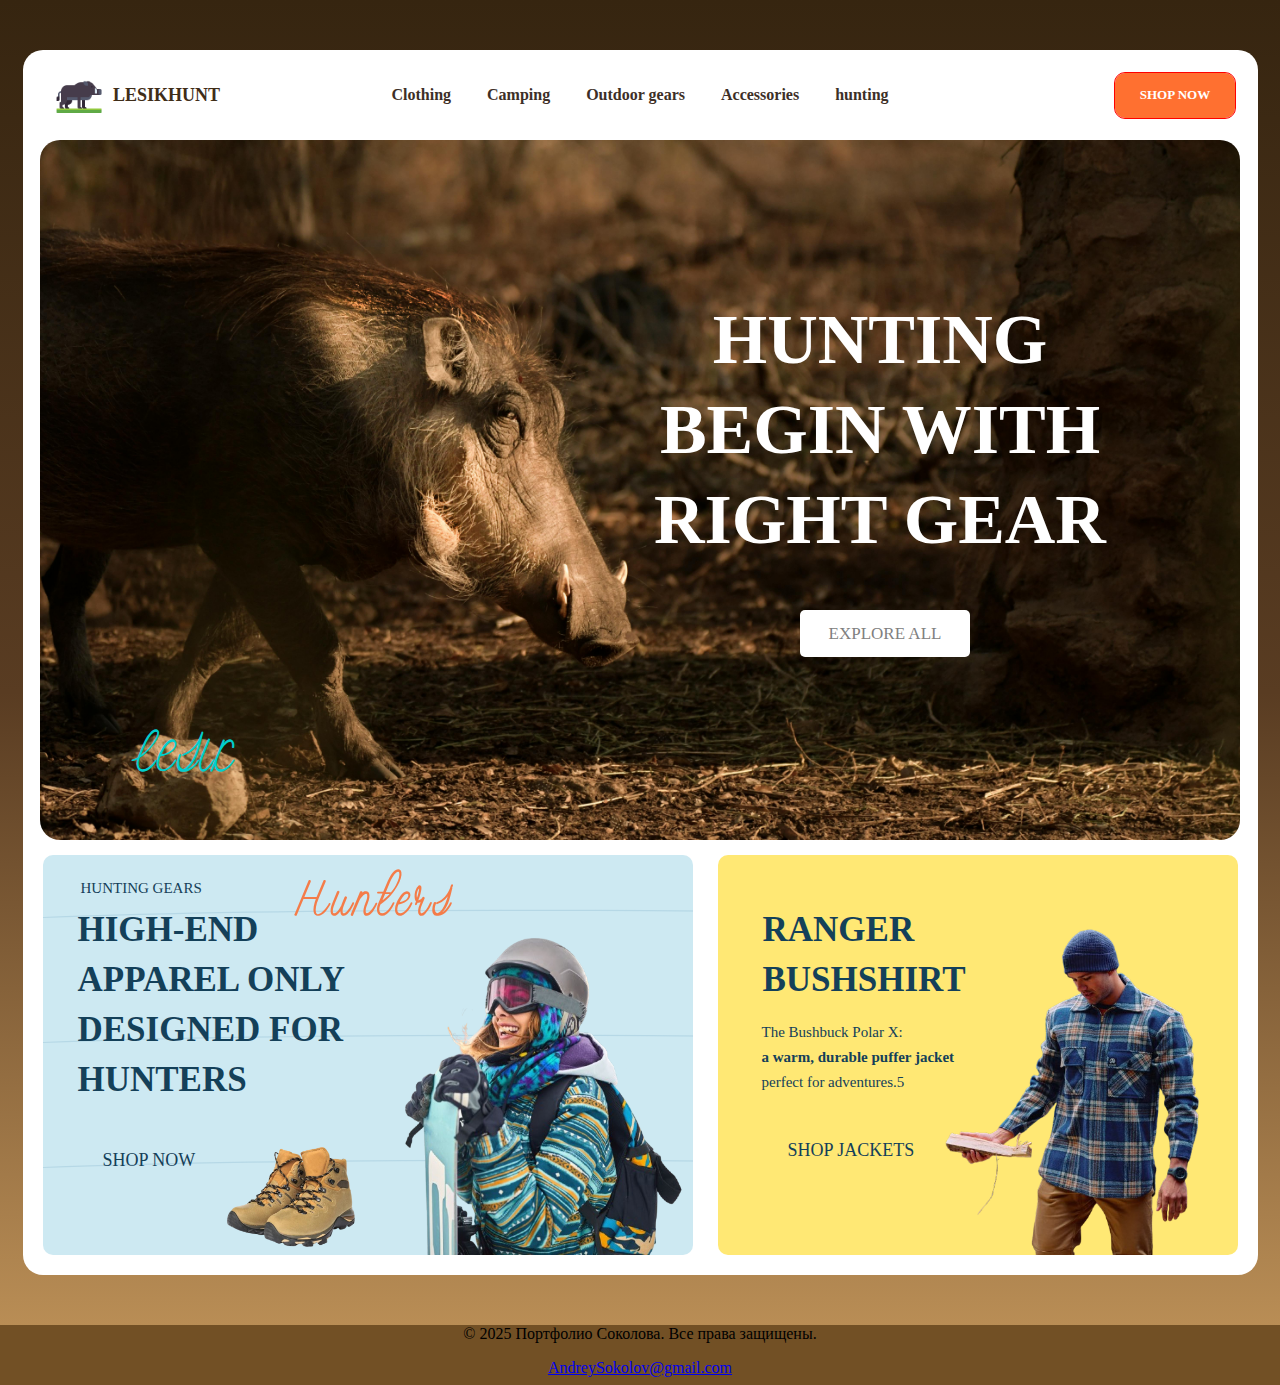
<file: index.html>
<!doctype html>
<html>
<head>
<meta charset="UTF-8">
<link href="CSS/shop.css" type="text/css" rel="stylesheet"/>
<title> LESIKHUNT</title>
</head>
<body>
<div id="wrapper">
<div id="btop">
	<div id="buttonup" > 
	<p class="bold"><a href="#" target="_blank">shop now</a></p>
	</div>

<img id="icon" src="image/icon.png" alt="kaban"/>
<p id="leshunt">LesikHUnt</p>
<div id="linkup">
	<p><a href="#">Clothing</a></p>
	<p><a href="#">Camping</a></p>
	<p><a href="#">Outdoor gears</a></p>
	<p><a href="#">Accessories</a></p>
	<p><a href="#">hunting</a></p>
</div>
</div>
<div id="animals">
<p id="hunt"> hunting</p>
 <p>begin with</p> 
 <p>right gear</p>
 <p id="Les">Lesik</p>
 <div id="button">
 <p>explore all</p> 
 </div>
</div>
<div id="rpep">
	<div id="tpp">
	<img src="image/man.png" alt="man" id="man"/>
			<p>ranger</p> 
			<p>bushshirt</p>
				<div id="ops">
					<p>The Bushbuck Polar X:</p>
					<p class="bold">a warm, durable puffer jacket</p>
					<p>perfect for adventures.5</p>
				</div>
			<p id="jacket"><a target="_blank" href="#">shop jackets</a></p>
	</div>

</div>
<div id="lpep">
<img src="image/boots.png" id="boots" alt="boots"/>
<img src="image/women.png" id="women" alt="women" width="300" height="350"/>

<p id="H">Hunters</p>
		<div id="tlp">
			<p> HIGH-END </p>
			<p>APPAREL ONLY</p>
			<p>DESIGNED FOR</p>
			<p>HUNTERS</p>
			<p id="buy"><a target="_blank" href="#">shop now</a></p>
			<p id="leftup">hunting gears</p>
		</div>
</div>
</div>
<footer>
<p>&copy; 2025 Портфолио Соколова. Все права защищены.</p>
<p><a href="mailto:AndreySokolov@gmail.com" title="Delivery">AndreySokolov@gmail.com</a></p>
</footer>
</body>

</html>
</file>
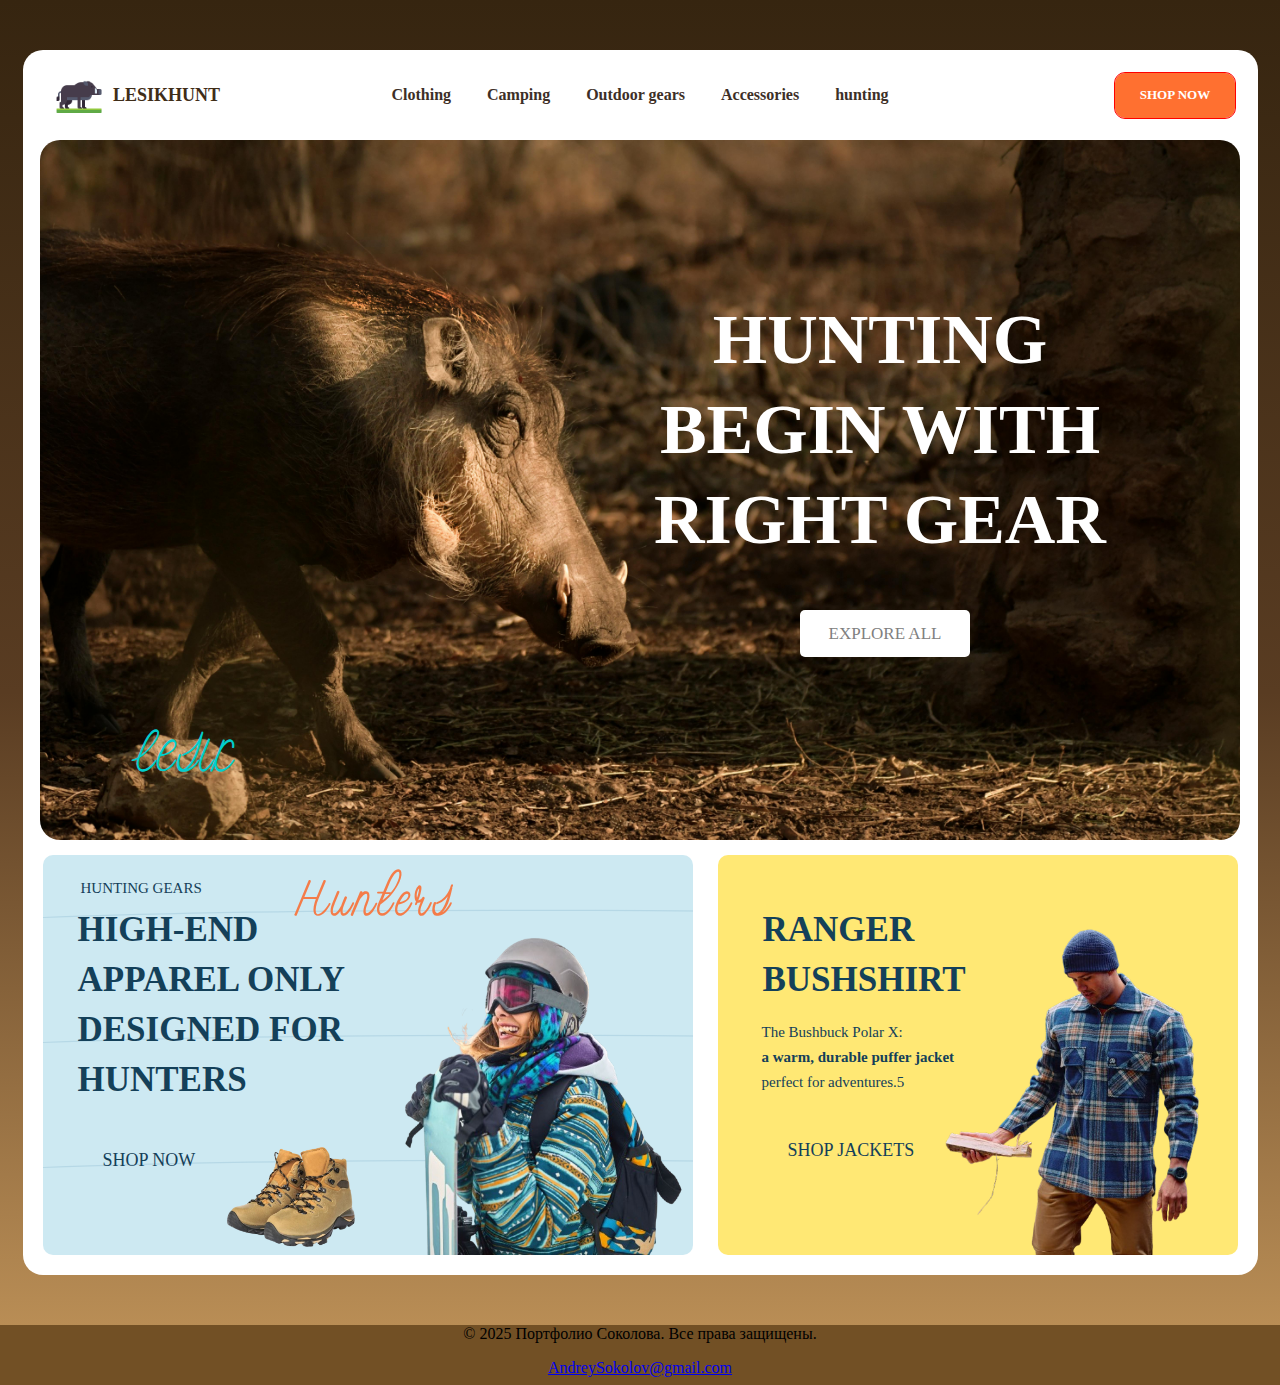
<file: shop.html>
<!doctype html>
<html>
<head>
<meta charset="UTF-8">
<link href="CSS/shop.css" type="text/css" rel="stylesheet"/>
<title> LESIKHUNT</title>
</head>
<body>
<div id="wrapper">
<div id="btop">
	<div id="buttonup" > 
	<p class="bold"><a href="#" target="_blank">shop now</a></p>
	</div>

<img id="icon" src="image/icon.png" alt="kaban"/>
<p id="leshunt">LesikHUnt</p>
<div id="linkup">
	<p><a href="#">Clothing</a></p>
	<p><a href="#">Camping</a></p>
	<p><a href="#">Outdoor gears</a></p>
	<p><a href="#">Accessories</a></p>
	<p><a href="#">hunting</a></p>
</div>
</div>
<div id="animals">
<p id="hunt"> hunting</p>
 <p>begin with</p> 
 <p>right gear</p>
 <p id="Les">Lesik</p>
 <div id="button">
 <p>explore all</p> 
 </div>
</div>
<div id="rpep">
	<div id="tpp">
	<img src="image/man.png" alt="man" id="man"/>
			<p>ranger</p> 
			<p>bushshirt</p>
				<div id="ops">
					<p>The Bushbuck Polar X:</p>
					<p class="bold">a warm, durable puffer jacket</p>
					<p>perfect for adventures.5</p>
				</div>
			<p id="jacket"><a target="_blank" href="#">shop jackets</a></p>
	</div>

</div>
<div id="lpep">
<img src="image/boots.png" id="boots" alt="boots"/>
<img src="image/women.png" id="women" alt="women" width="300" height="350"/>

<p id="H">Hunters</p>
		<div id="tlp">
			<p> HIGH-END </p>
			<p>APPAREL ONLY</p>
			<p>DESIGNED FOR</p>
			<p>HUNTERS</p>
			<p id="buy"><a target="_blank" href="#">shop now</a></p>
			<p id="leftup">hunting gears</p>
		</div>
</div>
</div>
<footer>
<p>&copy; 2025 Портфолио Соколова. Все права защищены.</p>
<p><a href="mailto:AndreySokolov@gmail.com" title="Delivery">AndreySokolov@gmail.com</a></p>
</footer>
</body>

</html>
</file>
<file: CSS/shop.css>
body{
	margin:0;
	padding:0;
 background-image: linear-gradient(to bottom, #362510, #593C22, #C2955A);
}
@font-face{
	font-family:"Kosoy";
	font-weight:normal;
	font-style:normal;
	  src: url("../font/KosolapaScript-Regular.ttf") format("truetype");
}
#wrapper {
	margin: 50px auto;
	background-color:white;
	padding:10px;
	width:1215px;
	 height: auto;
	border-radius:20px;
	position:relative;
	
}
#animals{
	background-image: url(../image/animals4.jpg);
	width:1200px;
	height:700px;
	background-size:cover;
	background-repeat:no-repeat;
	margin:0px auto;
	border-radius:20px;
	position:relative;
}
#animals p {
	font: 70px "Bookman Old Style" ;
	text-transform:uppercase;
	text-align:center;
	left:580px;
	width:500px;
	top:160px;
	font-weight:bold;
	margin:10px;
	color:white;
	position:relative;
	
}
#animals #Les {
	color:#02cece;
	font:45px Kosoy;
	font-weight:bold;
	text-align:left;
	position:relative;
	top:325px;
	width:70px;
	left:90px;
	letter-spacing:4px;
}
#button{
	position:absolute;
	top:50%;
	width:170px;
	height:47px;
	background-color:white;
	border-radius:5px;
cursor:pointer;
display:flex;
align-items:center;
justify-content:center;
top:470px;
right:270px;

}
#button p{
	color:gray;
	text-transform:uppercase;
	font-weight:bold;
	font: 17px "Bookman Old Style";
 position: static;
  left: auto;
  top: auto;
}
#button:hover{
	background-color: #3E2A14;
}
#lpep{
	border-radius:10px;
	width:650px;
	height:400px;
	margin:15px 10px 10px 10px;
	background-image: url(../image/fon.png);
	position:relative;
}
#tlp{
	display:flex;
	justify-content:center;
	flex-direction:column;
	padding-left:30px;
	padding-top:50px;
}
#tlp #buy{
font: 18px "Bookman Old Style" ;
margin-top:45px;
margin-left:30px;
} 
#tlp #leftup{
font: 15px "Bookman Old Style" ;
position:absolute;
top:20px;
left:33px;
} 
#buy a {
	text-decoration:none;
	color:#144059;
}
#tlp p{
	font: 35px "Bookman Old Style" ;
	text-transform:uppercase;
	font-weight:bold;
	margin:10px;
	color:#144059;
	display:inline-block;
	z-index:1;
	margin:5px;

	
}
#rpep{
 background-color:#FFE874;
	width:520px;
	height:400px;
	position:relative;
	float:right;
	border-radius:10px;
	margin:15px 10px 10px 10px;
}
#tpp{
	display:flex;
	flex-direction:column;
	padding-top:50px;
	padding-left:40px;
}
#tpp p{
	font: 35px "Bookman Old Style" ;
	text-transform:uppercase;
	font-weight:bold;
	color:#144059;
	display:inline-block;
	z-index:1;
	margin:5px;
	width:245px;
	
}
#ops{
	margin-top:15px;
}
#tpp #ops p {
	font: 15px "Bookman Old Style" ;
	margin:4px;
	text-transform:none;
}
#boots{
	width:150px;
	height:105px;
	position:absolute;
	top:290px;
	left:180px;
}
#women {
	float:right;
	padding-top:50px;
}
#H{
	color:#F47C49;
	font:50px Kosoy;
	font-weight:bold;
	text-align:left;
	position:absolute;
	letter-spacing:4px;
	left:260px;
	top:20px;
	margin:0;
}
.bold {
	font-weight:bold !important; /*Усиливает класс , можно было заменить выше сокращение фонт на отдельные строки, фонт фэмэли, фонт стайл*/
}
#tpp #jacket{
font: 18px "Bookman Old Style" ;
margin-top:45px;
margin-left:30px;
}
#jacket a{
text-decoration:none;
	color:#144059;	
}
#man{
	width:300px;
	height:350px;
	position:absolute;
	right:10px;
}
#btop{
	width:1190px;
	height:70px;
	margin:0 auto;
	padding:0;
	display:flex;
	align-items:center;
	justify-content:center;
	position:relative;
}
#icon{
	width:48px;
	height:48px;
	position:absolute;
	left:10px;
}

#linkup{
	display:flex;
	justify-content:center;
	align-items:center;
	width:665px;
	height:40px;
	margin:0;
	padding:0;
}
#linkup p{
	font-family:"Bookman Old Style";
	font-weight:bold;
	
	font-size:16px;
	margin:18px;
}
#linkup a{
	text-decoration:none;
	color:#3D2F27;
	
}
#leshunt{
	text-transform:uppercase;
	font-family: "Bookman Old Style";
	font-weight:bold;
	font-size:18px;
	position:absolute;
	left:68px;
	color:#3F2D18;
}
#buttonup{
	width:120px;
	height:45px;
	outline:1px solid red;
	position:absolute;
	right:0px;
	border-radius:10px;
	display:flex;
	align-items:center;
	justify-content:center;
	background-color:#FF7030;
	cursor:pointer;

}
#buttonup a {
	text-decoration:none;
	color:white;
}
#buttonup:hover {
	background-color:#f76020;
	
}
#buttonup p {
	 text-transform:uppercase;
	font: 13px "Bookman Old Style";
	color:white;
}
footer{
	background-color:#725025;
	height:60px;
	text-align:center;
}
</file>
